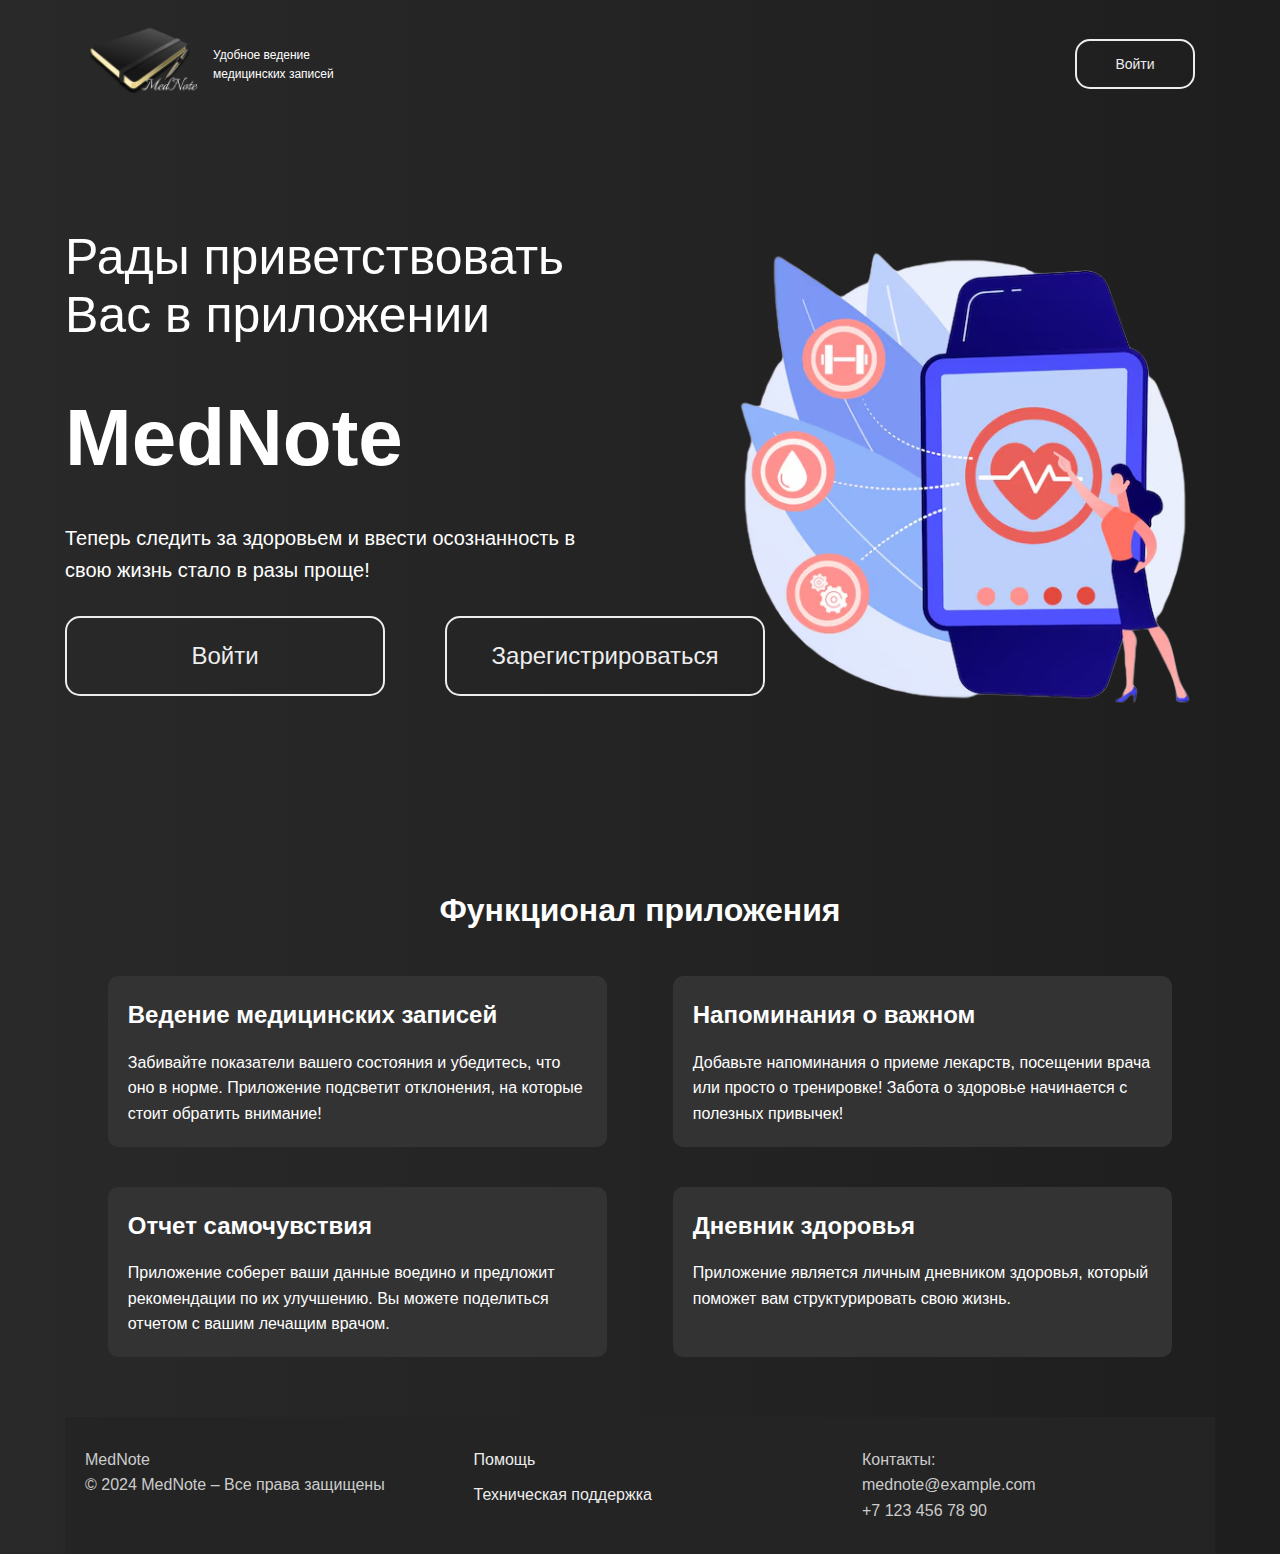
<file: frontend/templates/homepage/index.html>
<!DOCTYPE html>
<html lang="ru">
<head>
    <meta charset="UTF-8">
    <meta name="viewport" content="width=device-width, initial-scale=1.0">
    <title>MedNote</title>
    <link rel="stylesheet" href="../../css/main.css">
    <link rel="icon" type="image/png" sizes="32x32" href="../../img/all/logo.png">
    <script src="../../js/href-index-account.js"></script>
</head>
<body>
    <header>
        <div class="header-content">
            <div class="logo">
                <a id="logo-link" href="../homepage/index.html">
                    <img src="../../img/all/logo.png" alt="MedNote Logo">
                </a>
                <p>Удобное ведение медицинских записей</p>
            </div>
            <div class="auth-buttons">
                <a href="../auth/authorization.html"><button>Войти</button></a>
            </div>
        </div>
    </header>

    <section class="hero">
        <div class="hero-left">
        <h2>Рады приветствовать Вас в приложении</h2>
        <h1>MedNote</h1>
        <p>Теперь следить за здоровьем и ввести осознанность в свою жизнь стало в разы проще!</p>
        <div class="hero-buttons">
            <a href="../auth/authorization.html"><button>Войти</button></a>
            <a href="../auth/registration.html"><button>Зарегистрироваться</button></a>
        </div>
        </div>
        <div class="hero-right">
            <img src="../../img/main/smartwatch-illustration.png" alt="Smartwatch Illustration" class="hero-image">
        </div>
    </section>

    <section class="features">
        <h3>Функционал приложения</h3>
        <div class="feature-boxes">
            <div class="feature-box">
                <h4>Ведение медицинских записей</h4>
                <p>Забивайте показатели вашего состояния и убедитесь, что оно в норме. Приложение подсветит отклонения, на которые стоит обратить внимание!</p>
            </div>
            <div class="feature-box">
                <h4>Напоминания о важном</h4>
                <p>Добавьте напоминания о приеме лекарств, посещении врача или просто о тренировке! Забота о здоровье начинается с полезных привычек!</p>
            </div>
            <div class="feature-box">
                <h4>Отчет самочувствия</h4>
                <p>Приложение соберет ваши данные воедино и предложит рекомендации по их улучшению. Вы можете поделиться отчетом с вашим лечащим врачом.</p>
            </div>
            <div class="feature-box">
                <h4>Дневник здоровья</h4>
                <p>Приложение является личным дневником здоровья, который поможет вам структурировать свою жизнь.</p>
            </div>
        </div>
    </section>

    
    <footer>
        <div class="footer-content">
            <div class="footer-logo">
                <p>MedNote</p>
                <p>© 2024 MedNote – Все права защищены</p>
            </div>
            <div class="footer-links">
                <a href="#">Помощь</a>
                <a href="#">Техническая поддержка</a>
            </div>
            <div class="footer-contacts">
                <p>Контакты:</p>
                <p>mednote@example.com</p>
                <p>+7 123 456 78 90</p>
            </div>
        </div>
    </footer>


</body>
</html>
</file>
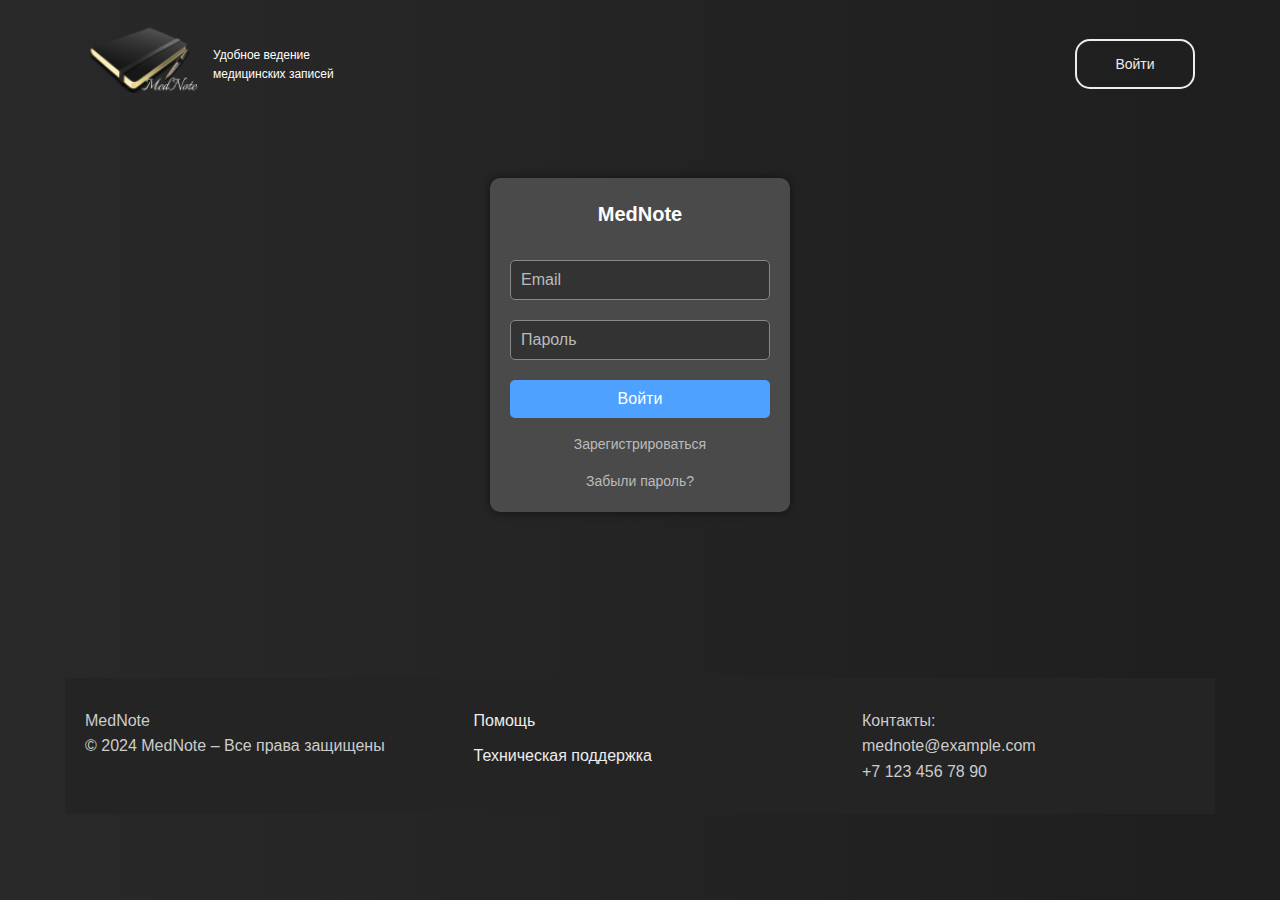
<file: frontend/templates/auth/authorization.html>
<!DOCTYPE html>
<html lang="ru">
<head>
    <meta charset="UTF-8">
    <meta name="viewport" content="width=device-width, initial-scale=1.0">
    <title>MedNote</title>
    <link rel="stylesheet" href="../../css/main.css">
    <link rel="stylesheet" href="../../css/auth.css">
    <link rel="icon" type="image/png" sizes="32x32" href="../../img/all/logo.png">
    <script src="../../js/authorization.js"></script>
    <script src="../../js/href-index-account.js"></script>
</head>
<body>
    <header>
        <div class="header-content">
            <div class="logo">
                <a id="logo-link" href="../homepage/index.html">
                    <img src="../../img/all/logo.png" alt="MedNote Logo">
                </a>
                <p>Удобное ведение медицинских записей</p>
            </div>
            <div class="auth-buttons">
                <a href="../auth/authorization.html"><button>Войти</button></a>
            </div>
        </div>
    </header>

    <main>
        <div class="login-form">
            <h2>MedNote</h2>
            <form action="#" method="post">
                <input type="email" placeholder="Email" required>
                <input type="password" placeholder="Пароль" required>
                <button type="submit">Войти</button>
                <a href="../auth/registration.html" class="registration">Зарегистрироваться</a>
                <a href="../auth/reset-password.html" class="forgot-password">Забыли пароль?</a>
            </form>
        </div>
    </main>


    
    <footer>
        <div class="footer-content">
            <div class="footer-logo">
                <p>MedNote</p>
                <p>© 2024 MedNote – Все права защищены</p>
            </div>
            <div class="footer-links">
                <a href="#">Помощь</a>
                <a href="#">Техническая поддержка</a>
            </div>
            <div class="footer-contacts">
                <p>Контакты:</p>
                <p>mednote@example.com</p>
                <p>+7 123 456 78 90</p>
            </div>
        </div>
    </footer>
</body>
</html>
</file>
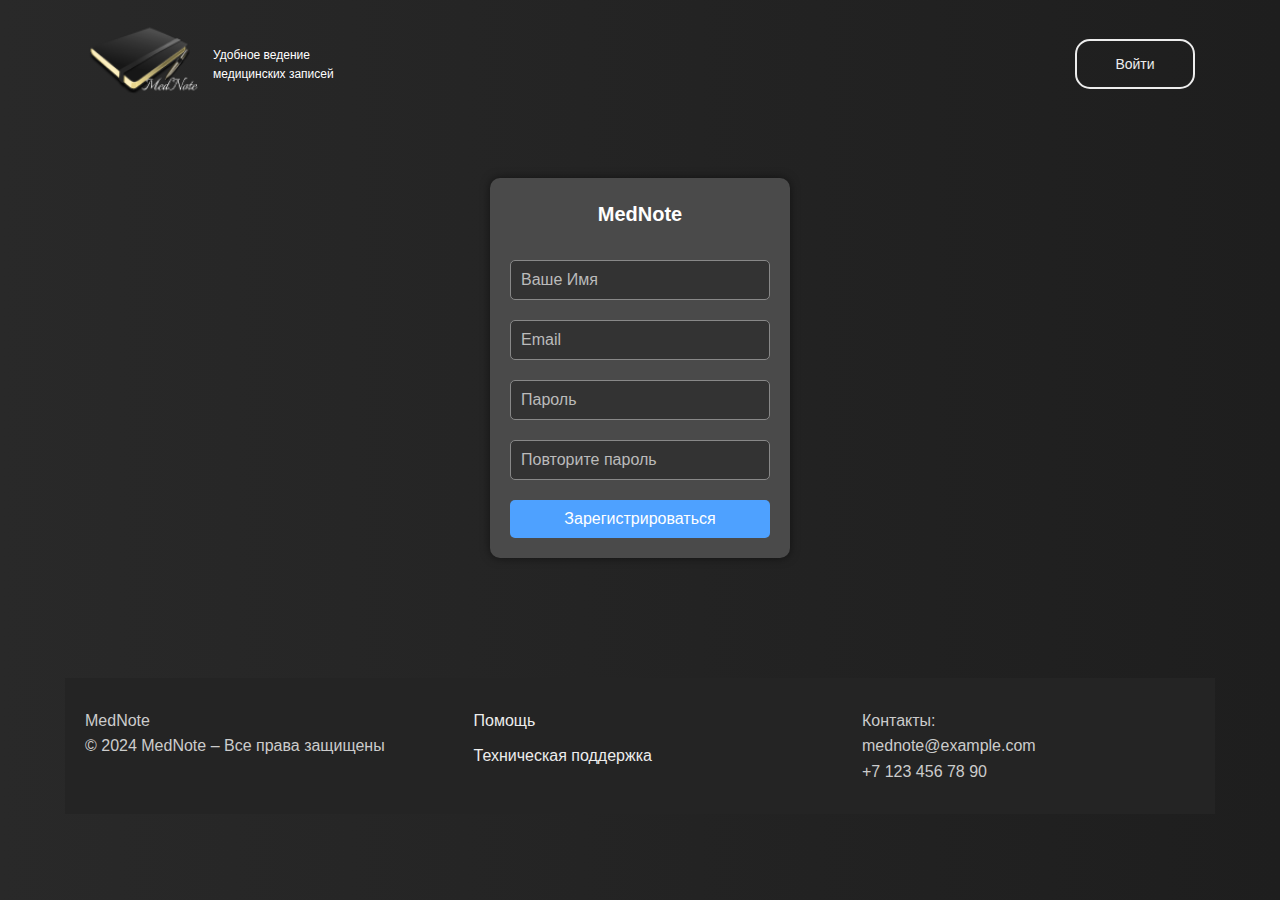
<file: frontend/templates/auth/registration.html>
<!DOCTYPE html>
<html lang="ru">
<head>
    <meta charset="UTF-8">
    <meta name="viewport" content="width=device-width, initial-scale=1.0">
    <title>MedNote</title>
    <link rel="stylesheet" href="../../css/main.css">
    <link rel="stylesheet" href="../../css/auth.css">
    <link rel="icon" type="image/png" sizes="32x32" href="../../img/all/logo.png">
    <script src="../../js/registration.js"></script>
    <script src="../../js/href-index-account.js"></script>
    <script src="../../js/reset-password/reset.js"></script>
</head>
<body>
    <header>
        <div class="header-content">
            <div class="logo">
                <a id="logo-link" href="../homepage/index.html">
                    <img src="../../img/all/logo.png" alt="MedNote Logo">
                </a>
                <p>Удобное ведение медицинских записей</p>
            </div>
            <div class="auth-buttons">
                <a href="../auth/authorization.html"><button>Войти</button></a>
            </div>
        </div>
    </header>

    <main>
        <div class="login-form">
            <h2>MedNote</h2>
            <form id="registrationForm" method="post">
                <input type="text" id="firstName" placeholder="Ваше Имя" required>
                <input type="email" id="email" placeholder="Email" required>
                <input type="password" id="password" placeholder="Пароль" required>
                <input type="password" id="confirmPassword" placeholder="Повторите пароль" required>
                <button type="submit">Зарегистрироваться</button>
            </form>
            
        </div>
    </main>

  
    


    
    <footer>
        <div class="footer-content">
            <div class="footer-logo">
                <p>MedNote</p>
                <p>© 2024 MedNote – Все права защищены</p>
            </div>
            <div class="footer-links">
                <a href="#">Помощь</a>
                <a href="#">Техническая поддержка</a>
            </div>
            <div class="footer-contacts">
                <p>Контакты:</p>
                <p>mednote@example.com</p>
                <p>+7 123 456 78 90</p>
            </div>
        </div>
    </footer>


</body>
</html>
</file>
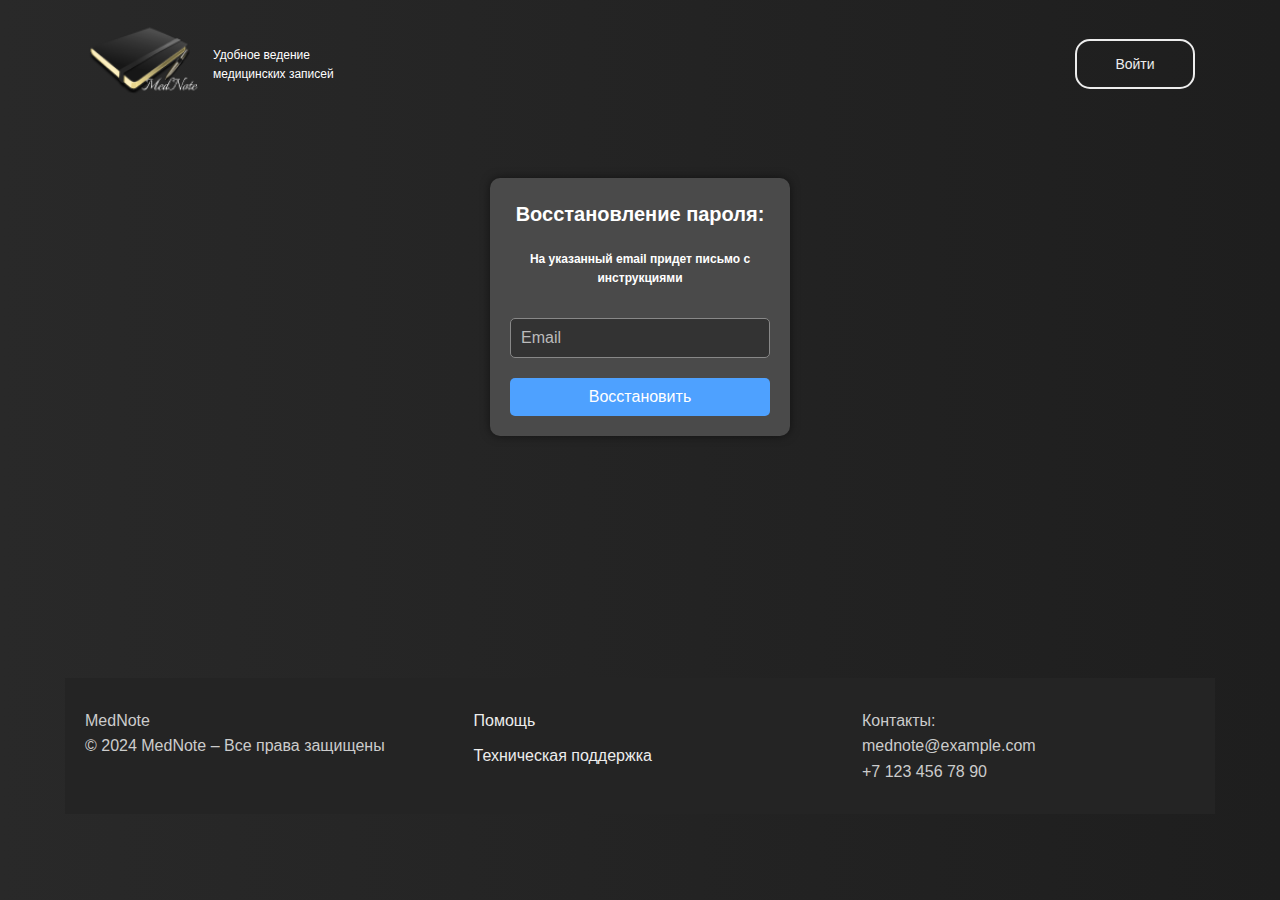
<file: frontend/templates/auth/reset-password.html>
<!DOCTYPE html>
<html lang="ru">
<head>
    <meta charset="UTF-8">
    <meta name="viewport" content="width=device-width, initial-scale=1.0">
    <title>MedNote</title>
    <link rel="stylesheet" href="../../css/main.css">
    <link rel="stylesheet" href="../../css/auth.css">
    <link rel="icon" type="image/png" sizes="32x32" href="../../img/all/logo.png">
    <script src="../../js/href-index-account.js"></script>
    <script src="../../js/reset-password/reset.js"></script>
</head>
<body>
    <header>
        <div class="header-content">
            <div class="logo">
                <a id="logo-link" href="../homepage/index.html">
                    <img src="../../img/all/logo.png" alt="MedNote Logo">
                </a>
                <p>Удобное ведение медицинских записей</p>
            </div>
            <div class="auth-buttons">
                <a href="../auth/authorization.html"><button>Войти</button></a>
            </div>
        </div>
    </header>

    <main>
        <div class="login-form">
            <h2>Восстановление пароля:</h2>
            <h4>На указанный email придет письмо с инструкциями</h4>
            <form action="#" method="post">
                <input type="email" placeholder="Email" required>
                <button type="submit">Восстановить</button>
            </form>
        </div>
    </main>


    
    <footer>
        <div class="footer-content">
            <div class="footer-logo">
                <p>MedNote</p>
                <p>© 2024 MedNote – Все права защищены</p>
            </div>
            <div class="footer-links">
                <a href="#">Помощь</a>
                <a href="#">Техническая поддержка</a>
            </div>
            <div class="footer-contacts">
                <p>Контакты:</p>
                <p>mednote@example.com</p>
                <p>+7 123 456 78 90</p>
            </div>
        </div>
    </footer>
</body>
</html>
</file>
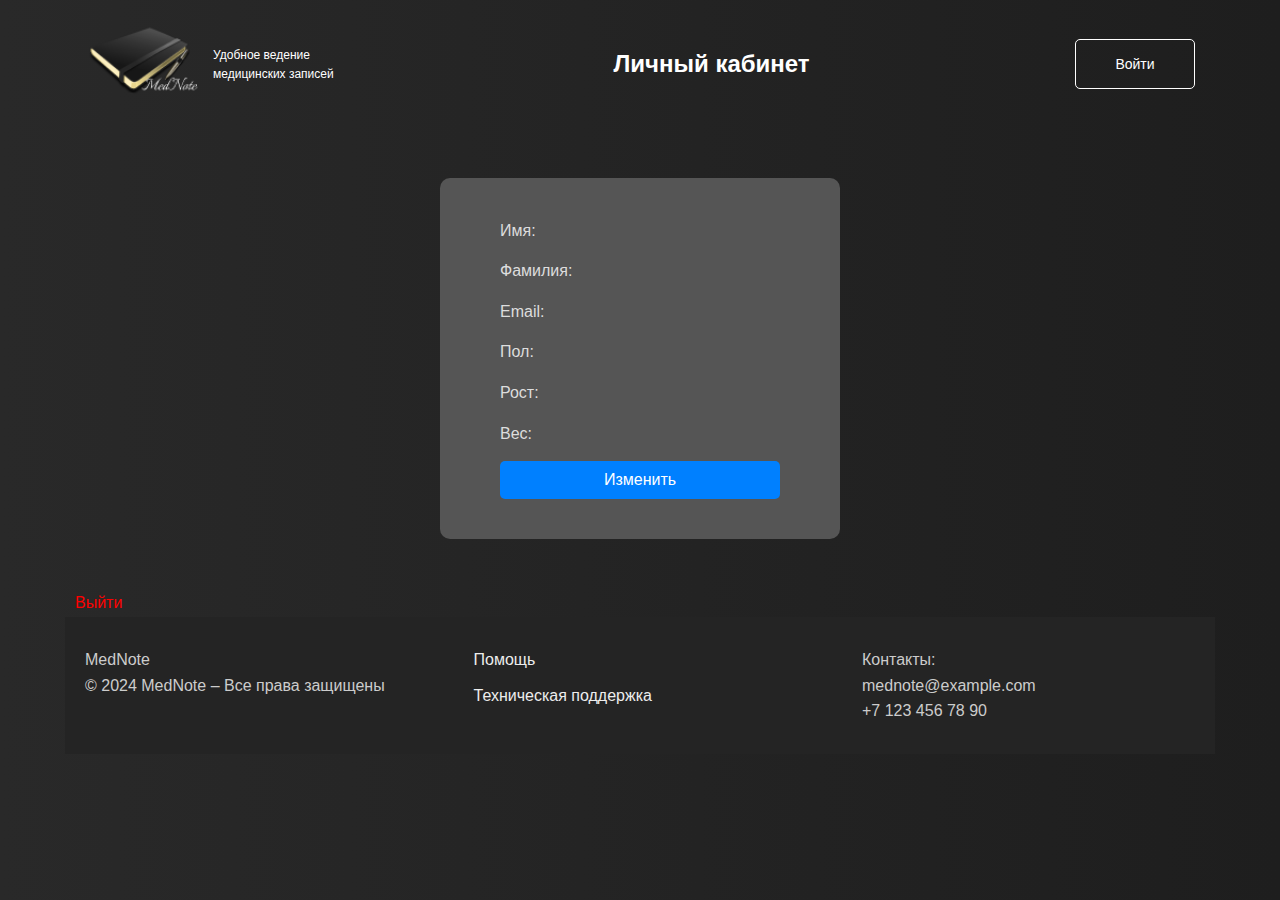
<file: frontend/templates/homepage/account.html>
<!DOCTYPE html>
<html lang="ru">
<head>
    <meta charset="UTF-8">
    <meta name="viewport" content="width=device-width, initial-scale=1.0">
    <title>MedNote</title>
    <link rel="stylesheet" href="../../css/main.css">
    <link rel="stylesheet" href="../../css/account.css">
    <link rel="icon" type="image/png" sizes="32x32" href="../../img/all/logo.png">
    <script src="../../js/account.js"></script>
    <script src="../../js/validate/validate.js"></script>
    <script src="../../js/href-index-account.js"></script>
</head>
<body>
    <header>
        <div class="header-content">
            <div class="logo">
                <a id="logo-link" href="../homepage/index.html">
                    <img src="../../img/all/logo.png" alt="MedNote Logo">
                </a>
                <p>Удобное ведение медицинских записей</p>
            </div>
            <div class="header-title">
                <h2>Личный кабинет</h2>
            </div>
            <div class="auth-buttons">
                <a href="../homepage/account.html"><button>Войти</button></a>
            </div>
        </div>
    </header>

    <main>
        <div class="account-container">
            <div class="account-form">
                <label>Имя: <span class="editable" data-field="name"></span></label>
                <label>Фамилия: <span class="editable" data-field="surname"></span></label>
                <label>Email: <span data-field="email"></span></label>
                <label>Пол: <span class="editable" data-field="gender"></span></label>
                <label>Рост: <span class="editable" type="number" data-field="height"></span></label>
                <label>Вес: <span class="editable"  type="number" data-field="weight"></span></label>
                <button id="editButton" onclick="toggleEditMode()">Изменить</button>
                <button id="saveButton" style="display: none;" onclick="saveChanges()">Сохранить</button>
            </div>
        </div>
    </main>
    

    <div class="logout">
        <button id="logoutButton">Выйти</button>
    </div>
    <script>
        const logoutButton = document.getElementById('logoutButton');
        logoutButton.addEventListener('click', function() {
            localStorage.clear();
            window.location.href = "../homepage/index.html";
        });
    </script>

    <footer>
        <div class="footer-content">
            <div class="footer-logo">
                <p>MedNote</p>
                <p>© 2024 MedNote – Все права защищены</p>
            </div>
            <div class="footer-links">
                <a href="#">Помощь</a>
                <a href="#">Техническая поддержка</a>
            </div>
            <div class="footer-contacts">
                <p>Контакты:</p>
                <p>mednote@example.com</p>
                <p>+7 123 456 78 90</p>
            </div>
        </div>
    </footer>
</body>
</html>
</file>
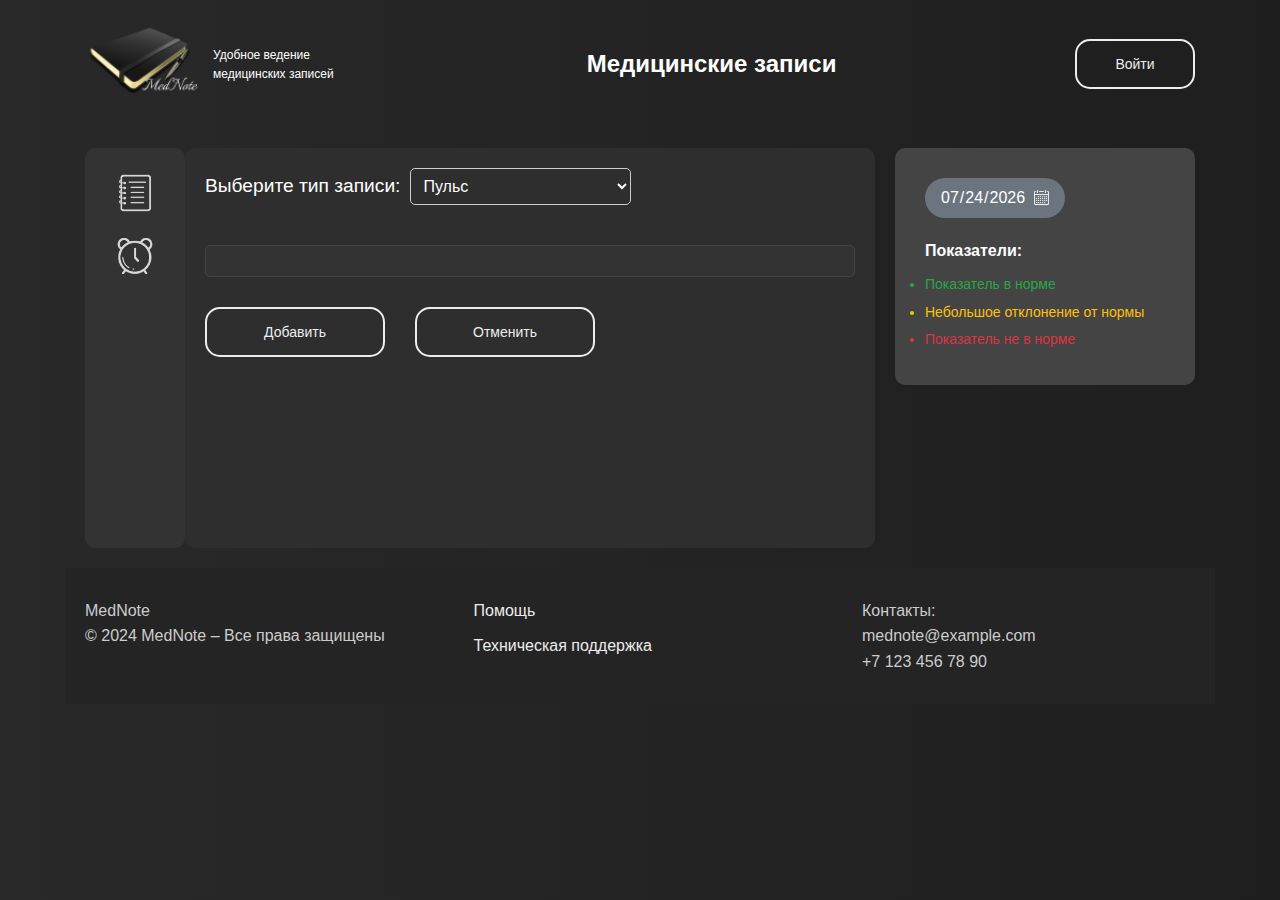
<file: frontend/templates/records/record.html>
<!DOCTYPE html>
<html lang="ru">
<head>
    <meta charset="UTF-8">
    <meta name="viewport" content="width=device-width, initial-scale=1.0">
    <title>Дневник медицинских записей</title>
    <link rel="stylesheet" href="../../css/main.css">
    <link rel="stylesheet" href="../../css/record.css">
    <link rel="stylesheet" href="../../css/reminder.css">
    <link rel="icon" type="image/png" sizes="32x32" href="../../img/all/logo.png">

    <script src="../../js/record/record.js"></script>
    <script src="../../js/record/get_record.js"></script>
    <script src="../../js/record/control.js"></script>
    <script src="../../js/href-index-account.js"></script>
</head>
<body>
    <header>
        <div class="header-content">
            <div class="logo">
                <a id="logo-link" href="../homepage/index.html">
                    <img src="../../img/all/logo.png" alt="MedNote Logo">
                </a>
                <p>Удобное ведение медицинских записей</p>
            </div>
            <div class="header-title">
                <h2>Медицинские записи</h2>
            </div>
            <div class="auth-buttons">
                <a href="../homepage/account.html"><button>Войти</button></a>
            </div>
        </div>
    </header>

        <main>
            <div class="sidebar">
                <a href="../records/record.html"><button class="record-button">
                    <img src="../../img/all/record.png" alt="Record Icon">
                </button></a>
                <a href="../reminder/reminder.html"><button class="reminder-button">
                    <img src="../../img/all/reminder.png" alt="Reminder Icon">
                </button></a>
            </div>
    
            <section class="reminder-form">
                <div class="form-group">
                    <label for="record-type">Выберите тип записи:</label>
                    <select id="record-type" name="record-type" onchange="updateCardContent()">
                        <option value="pulse">Пульс</option>
                        <option value="sleep">Продолжительность сна</option>
                        <option value="tensions">Артериальное давление</option>
                        <option value="steps">Контроль активности</option>
                        <option value="water">Питьевой контроль</option>
                        <option value="complaints">Жалобы</option>
                    </select>
                </div>
                
                <div id="card-content" class="card-content">
                    <!-- Здесь будет динамически меняться содержимое карточки -->
                </div>
                
                <div class="form-group">
                    <button type="submit" class="btn-submit" onclick="addRecord(event)">Добавить</button>
                    <button type="button" class="btn-cancel">Отменить</button>
                </div>
                
                
            </section>
    
            <section class="reminders-container">
                <div class="right-panel">
                    <div class="date-info">
                        <input type="date" id="custom-date">
                    </div>

                    <!-- <script>
                        const today = new Date().toISOString().split('T')[0];
                        const dateInput = document.getElementById('custom-date');
                        dateInput.value = today;
                    </script> -->

                    <div class="legend">
                        <h4>Показатели:</h4>
                        <ul>
                            <li class="green-indicator">Показатель в норме</li>
                            <li class="yellow-indicator">Небольшое отклонение от нормы</li>
                            <li class="red-indicator">Показатель не в норме</li>
                        </ul>
                        
                    </div>
                </div>
                    
            </section>
        </main>

        <div class="main-content">

            <div class="records">
                <!-- Сюда должны добавлять мединские записи от пользователя-->
            </div>

            
        </div>
    </div>


    <footer>
        <div class="footer-content">
            <div class="footer-logo">
                <p>MedNote</p>
                <p>© 2024 MedNote – Все права защищены</p>
            </div>
            <div class="footer-links">
                <a href="#">Помощь</a>
                <a href="#">Техническая поддержка</a>
            </div>
            <div class="footer-contacts">
                <p>Контакты:</p>
                <p>mednote@example.com</p>
                <p>+7 123 456 78 90</p>
            </div>
        </div>
    </footer>
</body>
</html>
</file>
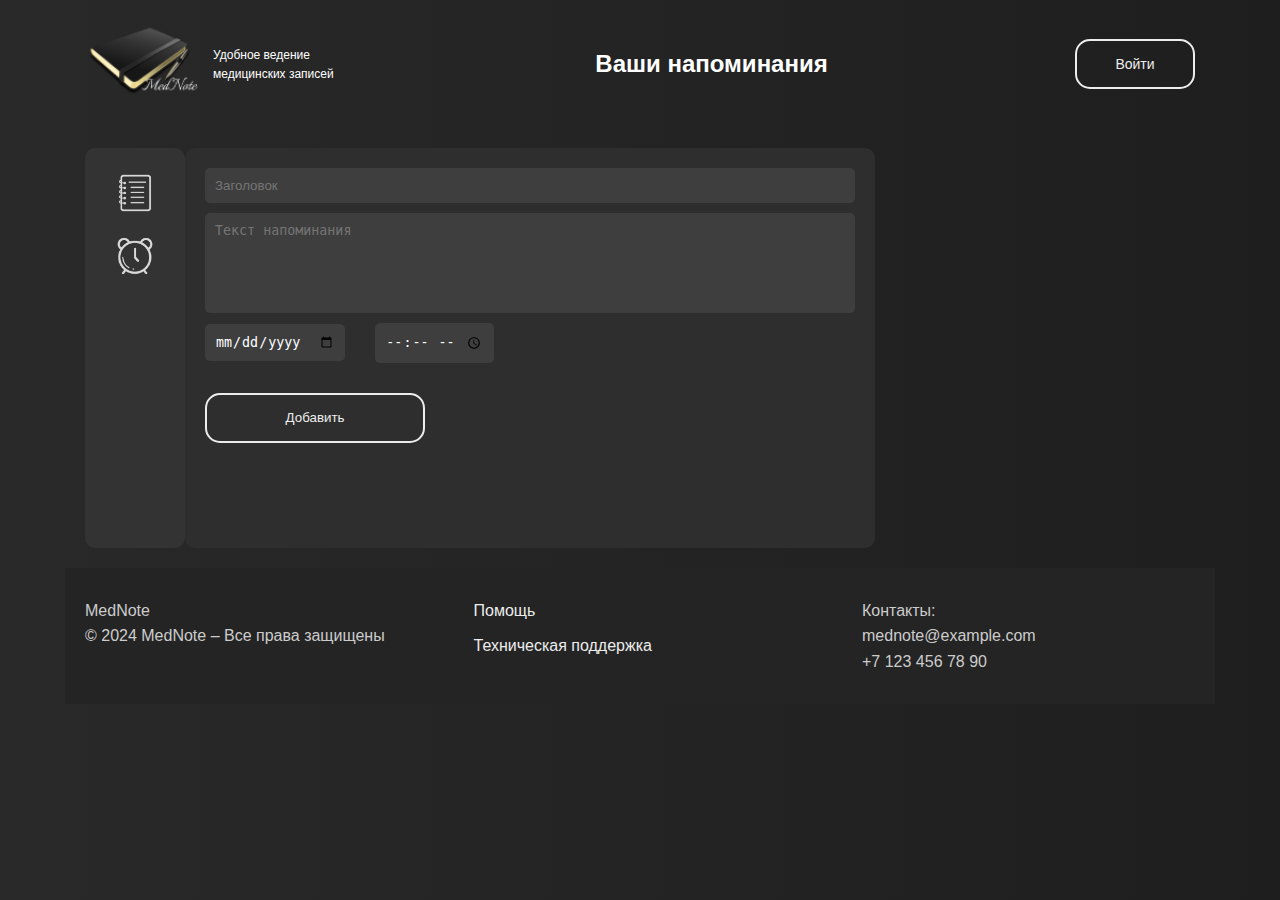
<file: frontend/templates/reminder/reminder.html>
<!DOCTYPE html>
<html lang="ru">
<head>
    <meta charset="UTF-8">
    <meta name="viewport" content="width=device-width, initial-scale=1.0">
    <title>MedNote</title>
    <link rel="stylesheet" href="../../css/main.css">
    <link rel="stylesheet" href="../../css/reminder.css">
    <link rel="icon" type="image/png" sizes="32x32" href="../../img/all/logo.png">
    <script src="../../js/reminder/reminder.js"></script>
    <script src="../../js/reminder/create_reminder.js"></script>
    <script src="../../js/href-index-account.js"></script>
</head>
<body>
    <header>
        <div class="header-content">
            <div class="logo">
                <a id="logo-link" href="../homepage/index.html">
                    <img src="../../img/all/logo.png" alt="MedNote Logo">
                </a>
                <p>Удобное ведение медицинских записей</p>
            </div>
            <div class="header-title">
                <h2>Ваши напоминания</h2>
            </div>
            <div class="auth-buttons">
                <a href="../homepage/account.html"><button>Войти</button></a>
            </div>
        </div>
    </header>

    <main>
        <div class="sidebar">
            <a href="../records/record.html"><button class="record-button">
                <img src="../../img/all/record.png" alt="Record Icon">
            </button></a>
            <a href="../reminder/reminder.html"><button class="reminder-button">
                <img src="../../img/all/reminder.png" alt="Reminder Icon">
            </button></a>
        </div>
        <section class="reminder-form">
            <form id="reminder-form">
                <div class="form-text">
                    <input type="text" placeholder="Заголовок" class="title-input" required>
                    <textarea placeholder="Текст напоминания" class="text-input" required></textarea>
                </div>
                
                <div class="form-controls">
                    <div class="date-picker">
                        <input type="date" required>
                    </div>
                    <div class="time-picker">
                        <input type="time" required>
                    </div>
                </div>
                <button type="submit" class="add-reminder-button">Добавить</button>
            </form>
        </section>

        <section class="reminders-container">
            <div class="reminders">
                
            </div>
        </section>
    </main>

    <footer>
        <div class="footer-content">
            <div class="footer-logo">
                <p>MedNote</p>
                <p>© 2024 MedNote – Все права защищены</p>
            </div>
            <div class="footer-links">
                <a href="#">Помощь</a>
                <a href="#">Техническая поддержка</a>
            </div>
            <div class="footer-contacts">
                <p>Контакты:</p>
                <p>mednote@example.com</p>
                <p>+7 123 456 78 90</p>
            </div>
        </div>
    </footer>
</body>
</html>
</file>
<file: frontend/css/main.css>
* {
    margin: 0;
    padding: 0;
    box-sizing: border-box;
}

a {
    text-decoration: none;
}

body {
    max-width: 1150px;
    margin: 0 auto;
    font-family: 'Arial', sans-serif;
    background: linear-gradient(to right, #292929, #1e1e1e);
    color: white;
    line-height: 1.6;
}

button{
    background-color: transparent; 
    border: 2px solid #ededed; 
    border-radius: 15px;
    color: #ededed;
    align-items: center; 
    justify-content: center; 
    cursor: pointer; 
}

button:hover{
    background-color: #525252; 
}

/*   FOOTER  */

.header-content{
    padding: 20px;
    display: flex;
    flex-direction: row;
    justify-content: space-between;
    align-items: center;
}

.logo img {
    height: 80px;
    margin-right: 15px;
}

.logo {
    display: flex;
    align-items: center;
}

.logo p {
    max-width: 135px;
    max-height: 36px;
    font-size: 12px;
}

.auth-buttons button {
    height: 50px;
    width: 120px;
    font-size: 14px;
}



/*   MAIN  */
.hero {
    display: flex;
    padding: 50px 0px;
    
    flex-direction: row;
    justify-content: space-between;
}

.hero-left{
    max-width: 600px;
}

.hero h1 {
    font-size: 80px;
    margin-bottom: 20px;
}

.hero h2 {
    margin-top: 50px;
    max-width: 550px;
    font-size: 50px;
    margin-bottom: 30px;
    font-weight: normal;
    line-height: normal;
}

.hero p {
    font-size: 20px;
    margin-bottom: 30px;
    max-width: 550px;
}

.hero-image {
    max-width: 600px;
}



/*   BUTTONS-MAIN  */

.hero-buttons {
    margin-bottom: 30px;
    display: flex;
    gap: 60px;
}

.hero-buttons button {
    height: 80px; 
    display: flex;
    font-size: 24px;
}

.hero-buttons button:first-child {
    width: 220px; 
}

.hero-buttons button:last-child {
    width: 320px; 
}


/*   FEATURES  */
.features {
    padding: 50px 20px;
}

.features h3 {
    text-align: center;
    margin-bottom: 30px;
    font-size: 2rem;
}

.feature-boxes {
    display: flex;
    justify-content: space-around;
    flex-wrap: wrap;
    gap: 20px;
}

.feature-box {
    background-color: #333;
    padding: 20px;
    width: 45%;
    margin: 10px;
    border-radius: 10px;
}

.feature-box h4 {
    margin-bottom: 15px;
    font-size: 1.5rem;
}

.feature-box p {
    font-size: 1rem;
}



/*   FOOTER  */

footer {
    background-color: #242424;
    padding: 30px 20px;
    display: flex;
    justify-content: space-between;
    align-items: flex-start;
    color: #ccc;
}

.footer-content {
    display: flex;
    justify-content: space-between;
    width: 100%;
}

.footer-logo, .footer-links, .footer-contacts {
    width: 30%;
}

.footer-links a {
    display: block;
    color: #ededed;
    text-decoration: none;
    margin-bottom: 10px;
}
</file>
<file: frontend/css/auth.css>
main {
    margin: 50px 0px;
    min-height: 50vh;
}

/* Стили для формы входа */
.login-form {
    width: 300px;
    padding: 20px;
    background-color: #4a4a4a;
    border-radius: 10px;
    margin: 0 auto;
    text-align: center;
    color: #fff;
    box-shadow: 0 0 10px rgba(0, 0, 0, 0.5);
    font-family: Arial, sans-serif;
}

.login-form h2 {
    font-size: 20px;
    margin-bottom: 20px;
}

.login-form h4 {
    font-size: 12px;
    margin-bottom: 20px;
    /* text-align: start; */
}


.login-form input[type="email"],
.login-form input[type="password"],
.login-form input[type="text"],
.login-form input[type="new-password"],
.login-form input[type="repeat-new-password"]
{
    width: 100%;
    padding: 10px;
    margin: 10px 0;
    border: 1px solid #888;
    border-radius: 5px;
    background-color: #333;
    color: #fff;
    font-size: 16px;
    box-sizing: border-box;
}

.login-form input::placeholder {
    color: #bbb;
}

.login-form button {
    width: 100%;
    padding: 10px;
    background-color: #4ea1ff;
    border: none;
    border-radius: 5px;
    color: #fff;
    font-size: 16px;
    cursor: pointer;
    margin-top: 10px;
}

.login-form button:hover {
    background-color: #3c82cc;
}

.login-form .forgot-password,
.login-form .registration {
    display: block;
    margin-top: 15px;
    font-size: 14px;
    color: #bbb;
    text-decoration: none;
}

.login-form .forgot-password:hover,
.login-form .registration:hover {
    color: #fff;
}
</file>
<file: frontend/css/account.css>
/* Кнопка входа */
.auth-buttons button {
    background-color: transparent;
    border: 1px solid #fff;
    color: #fff;
    padding: 5px 15px;
    cursor: pointer;
    border-radius: 5px;
}

/* Контейнер личного кабинета */
.account-container {
    display: flex;
    flex-direction: column;
    align-items: center;
    margin-top: 50px;
}

.account-container h2 {
    font-size: 24px;
    color: #ccc;
    margin-bottom: 20px;
}

/* Форма личного кабинета */
.account-form {
    background-color: #555;
    padding: 40px 60px;
    border-radius: 10px;
    width: 400px;
    margin-bottom: 50px;
}

.account-form label {
    display: flex;
    justify-content: space-between;
    margin-bottom: 15px;
    color: #ddd;
}

.account-form span {
    color: #bbb;
}

.account-form button {
    width: 100%;
    background-color: #0080ff;
    color: #fff;
    border: none;
    padding: 10px;
    border-radius: 5px;
    font-size: 16px;
    cursor: pointer;
}


.editable-input {
    margin-left: 20px;
    background-color: #666;
    border: 1px solid #ddd;
    color: #fff;
    padding: 3px;
    border-radius: 5px;
    width: calc(100% - 10px);
}

.logout button {
    background: none;
    border: none;
    color: red;
    padding: 5px 10px;
    cursor: pointer;
    font-size: inherit;
    font-family: inherit;
    transition: color 0.3s ease;
}

.logout button:hover {
    color: darkred;
}
</file>
<file: frontend/css/record.css>
.container {
    width: 90%;
    margin: 0 auto;
    padding: 20px;
}

.main-content {
    display: flex;
    justify-content: space-between;
    margin-top: 20px;
}

.records {
    flex-grow: 1;
    margin: 0 20px;
}

.record-entry {
    background-color: #333;
    padding: 15px;
    border-radius: 10px;
    margin-bottom: 20px;
}

.pressure-green {
    background-color: #28a745;
}

.pressure-yellow {
    background-color: #ffc107;
}

/* КАЛЕНДАРЬ И ПОКАЗАТЕЛИ*/
.right-panel {
    width: 300px;
    padding: 30px;
    background-color: #444;
    border-radius: 10px;
}

.date-info {
    margin-bottom: 20px;
}

.legend h4 {
    margin-bottom: 10px;
}

.legend li {
    margin-bottom: 5px;
    font-size: 14px;
}

.green-indicator {
    color: #28a745;
}

.yellow-indicator {
    color: #ffc107;
}

.red-indicator {
    color: #dc3545;
}

.date-info input[type="date"] {
    appearance: none;
    -webkit-appearance: none;
    -moz-appearance: none;
    outline: none;
    border: none;
    background-color: #6c757d; 
    color: white;
    padding: 10px 15px;
    font-size: 1rem;
    border-radius: 20px;
    font-family: 'Arial', sans-serif;
    text-align:start;
    position: relative;
    cursor: pointer;
    width: 140px;
}

/* Иконка календаря */
.date-info input[type="date"]::-webkit-calendar-picker-indicator {
    background-image: url('../img/all/calendar.png'); 
    background-size: 25px 25px;
    background-repeat: no-repeat;
    color: transparent;
    position: absolute;
    right: 10px;
    top: 50%;
    transform: translateY(-50%);
    width: 24px;
    height: 24px;
    cursor: pointer;
}


.date-info input[type="date"]::-moz-focus-inner {
    border: 0;
}

.date-info input[type="date"]::-webkit-datetime-edit {
    color: white;
    padding: 0;
}


.date-info input[type="date"]::-webkit-inner-spin-button,
.date-info input[type="date"]::-webkit-clear-button {
    display: none;
}

/* ADD RECORD */
.form-group {
    display: flex;
    align-items: center; 
    margin-bottom: 15px;
    color: white;
    font-family: Arial, sans-serif;
}

label {
    margin-right: 10px; 
    font-size: 1.2rem;
    width: auto; 
}

select, input[type="text"], input[type="number"], input[type="time"] {
    width: auto;
    padding: 8px;
    border-radius: 5px;
    border: 1px solid #ccc;
    background-color: #2e2e2e;
    color: white;
    font-size: 1rem;
}

select {
    cursor: pointer;
}

textarea {
    flex: 1; 
    padding: 8px;
    border-radius: 5px;
    border: 1px solid #ccc;
    background-color: #2e2e2e;
    color: white;
    font-size: 1rem;
}

.card-content {
    display: flex;
    flex-direction: column; 
    gap: 20px;
    margin-top: 15px;
    padding: 15px;
    background-color: #333;
    border-radius: 5px;
    border: 1px solid #444;
}

.line-complaints {
    display: flex;
    align-items: flex-start;
}

.form-group button{
    margin-top: 20px;
    height: 50px;
    width: 180px;
    font-size: 14px;
    margin-right: 30px;
}


.reminders-container {
    overflow-y:hidden; 
    overflow-x: hidden;
}




.records {
    display: flex;
    flex-wrap: wrap;
    gap: 10px;
}

.record-card {
    width: calc(50% - 10px); 
    padding: 10px;
    border: 1px solid #ccc;
    border-radius: 5px;
    background-color: transparent;
    position: relative;
}

.record-card p {
    margin: 0;
    padding: 5px 0;
}

.delete-btn {
    position: absolute;
    top: 5px;
    right: 5px;
    background: none;
    border: none;
    color: red;
    font-size: 16px;
    cursor: pointer;
}


.control-NORMAL {
    background-color: #28a745; 
    border-color: #28a745;
}

.control-BAD {
    background-color: #ffc107; 
    border-color: #ffc107;
}

.control-CRITICAL {
    background-color: #dc3545; 
    border-color: #dc3545;
}
</file>
<file: frontend/css/reminder.css>
main {
    display: flex;
    margin: 20px;
}

.sidebar {
    display: flex;
    flex-direction: column;
    align-items: center;
    width: 100px;
    background-color: #333;
    padding: 20px;
    border-radius: 10px;
}

.reminder-button, .record-button {
    border: none;
    margin-bottom: 15px;
    background-color: transparent; 
    cursor: pointer;
}


.record-button img {
    height: 50px;
}

.reminder-button img {
    height: 40px;
}

.add-reminder-button {
    margin-top: 30px;
    width: 220px;
    height: 50px;
}


.reminder-form {
    flex-grow: 1;
    background-color: #2E2E2E;
    padding: 20px;
    border-radius: 10px;
    margin-right: 20px;
    display: flex;
    flex-direction: column;
    gap: 10px;
}

.title-input, .text-input {
    display: block;
    width: 100%;
    padding: 10px;
    margin-bottom: 10px;
    border-radius: 5px;
    border: none;
    background-color: #3E3E3E;
    color: white;
}

textarea {
    resize: none;
    height: 100px;
}

.form-controls {
    display: flex;
    flex-direction: row;
    justify-content: flex-start;
    gap: 30px;
}

.date-picker, .time-picker {
    display: flex;
    align-items: center;
}

.clock {
    height: 20px;
}

.calendar {
    height: 30px;
}

.date-picker input, .time-picker input {
    background-color: #3E3E3E;
    color: white;
    border: none;
    padding: 10px;
    border-radius: 5px;
}

.reminders-container {
    max-width: 300px;
    flex-grow: 1;
    height: 500px;
    overflow-y: auto;
    padding-right: 10px;
}



.reminder {
    background-color: #444;
    margin-bottom: 10px;
    padding: 15px;
    border-radius: 10px;
    display: flex;
    flex-direction: column;
    justify-content: space-between;
    min-height: 100px; 
}

.reminder-content {
    flex-grow: 1;
    margin-bottom: 10px;
}

.reminders-container {
    overflow-y: auto;
    max-height: 400px;
    padding-right: 10px;
}

.reminder-header {
    display: flex;
    justify-content: space-between;
    align-items: center;
    margin-bottom: 10px;
}

.reminder-content h2 {
    font-size: 1.2rem;
    margin-bottom: 5px;
    word-wrap: break-word; 
    align-items: center; 
}

.reminder-content p {
    word-wrap: break-word; 
}




.reminder-content img {
    height: 16px;
    margin-left: 5px;
}

.delete-button {
    background-color: transparent;
    border: none;
    color: red;
    font-size: 1.5rem;
    cursor: pointer;
}

.delete-button:hover {
    color: darkred; 
}

/* Стилизация для прокрутки */
.reminders-container::-webkit-scrollbar {
    width: 8px;
}

.reminders-container::-webkit-scrollbar-thumb {
    background-color: #555;
    border-radius: 10px;
}

.reminders-container::-webkit-scrollbar-track {
    background-color: #333;
}
</file>
